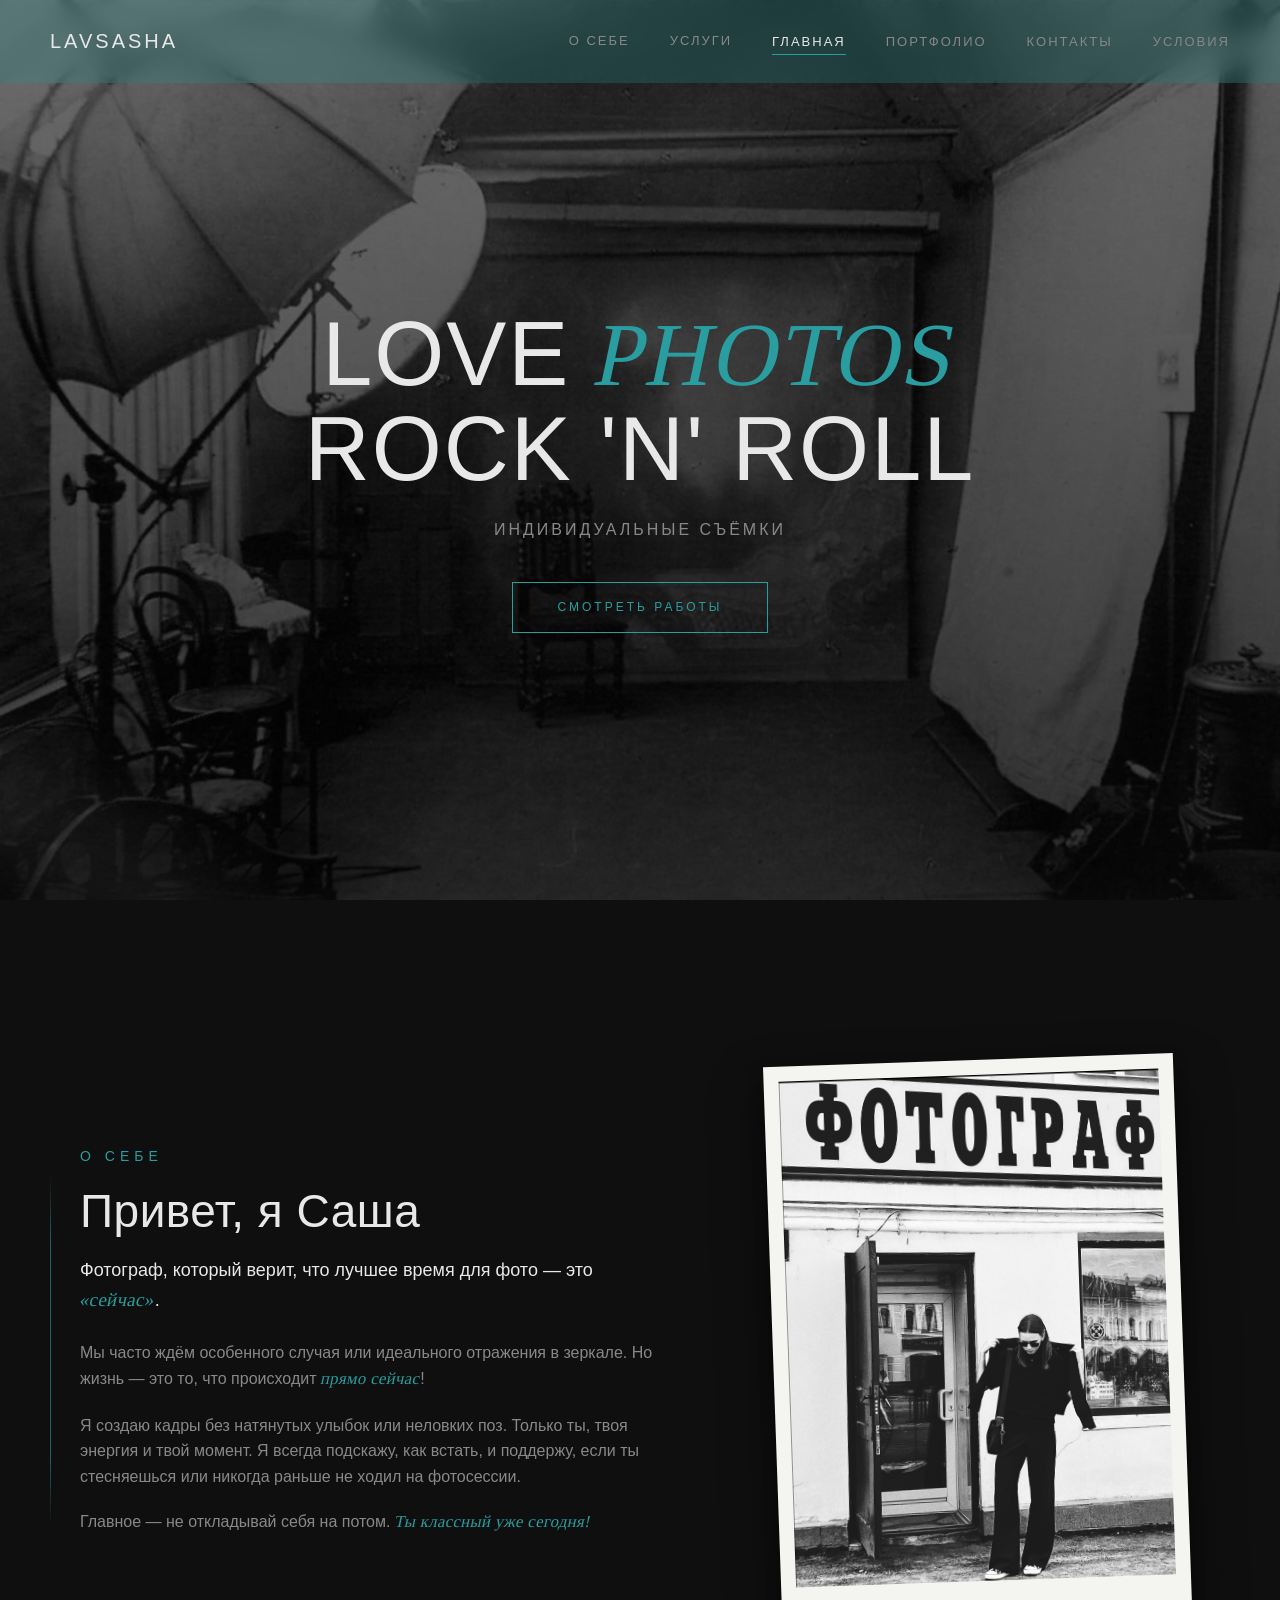
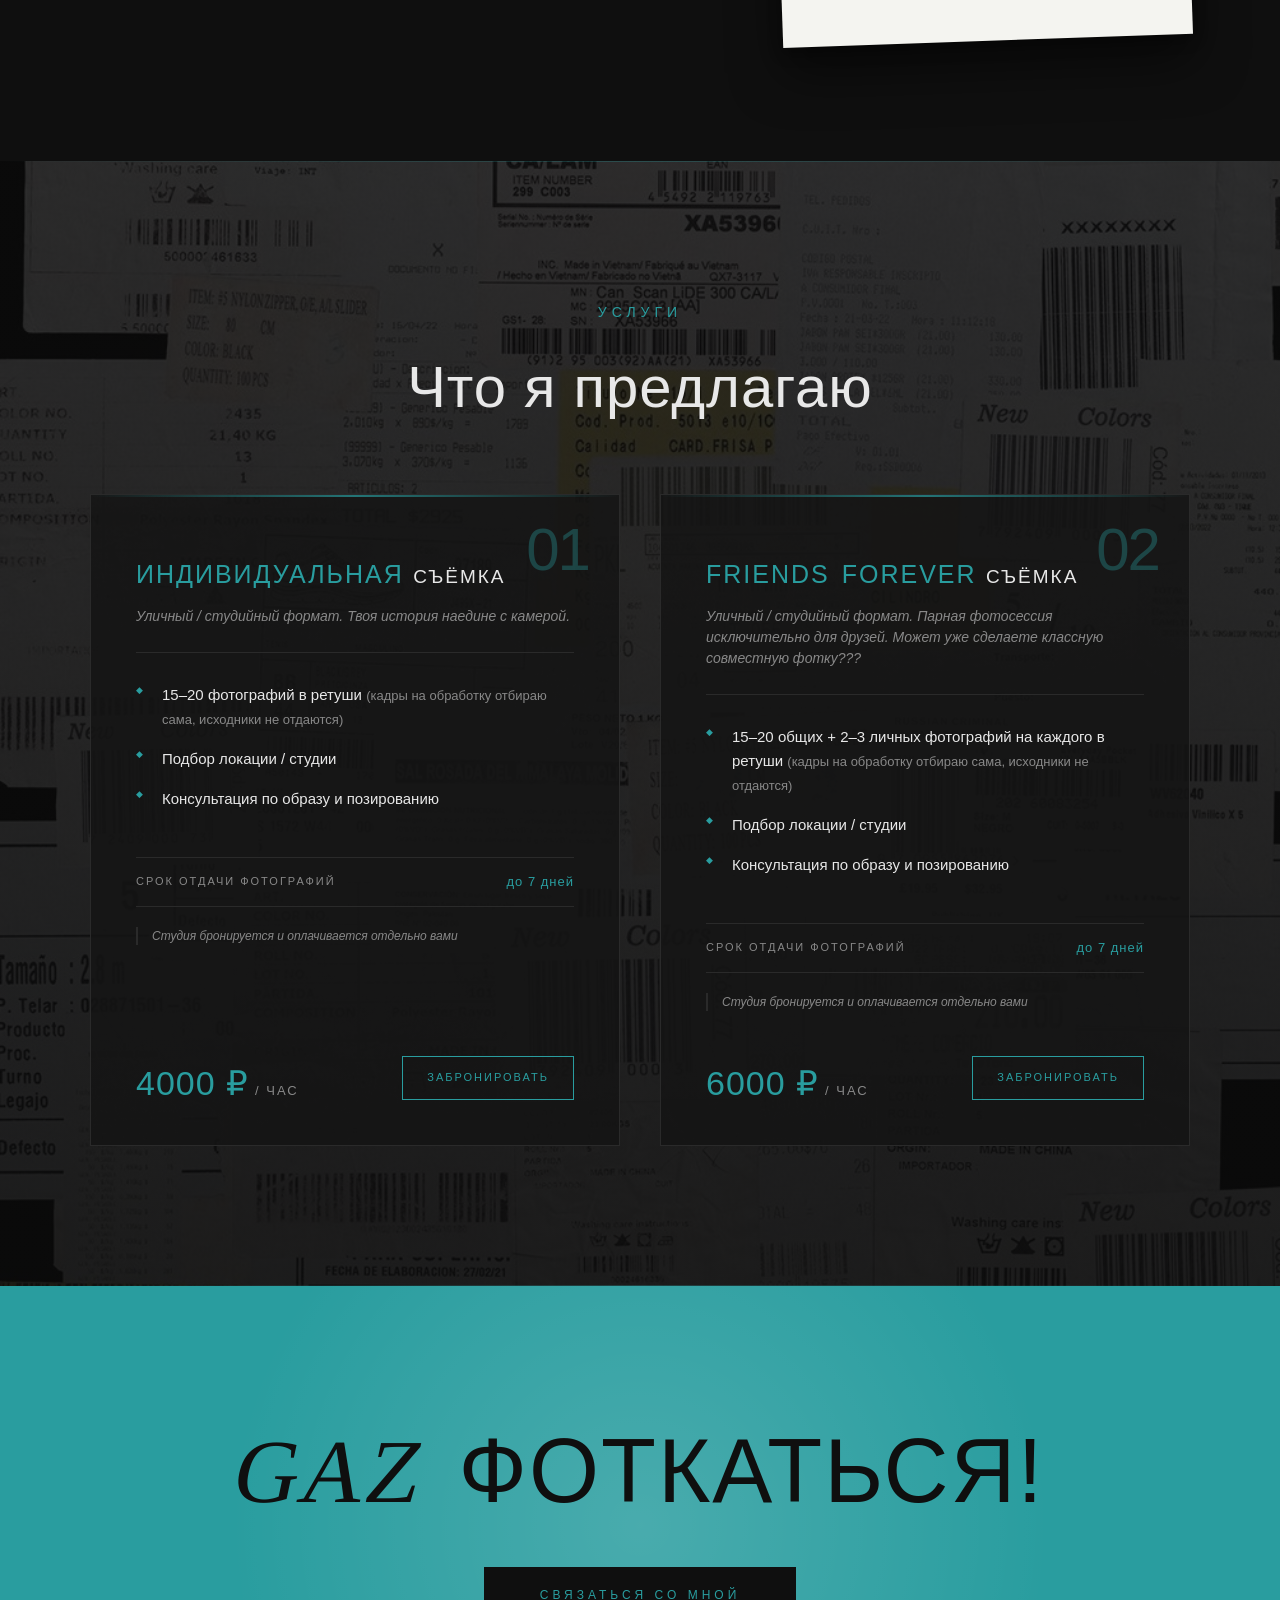
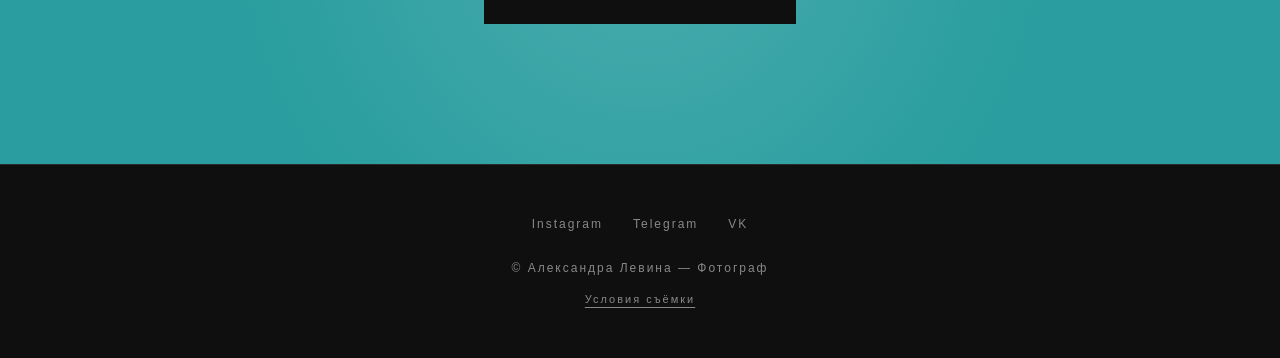
<file: index.html>
<!DOCTYPE html>
<html lang="ru">
<head>
    <meta charset="UTF-8">
    <script>
        // Определяем Telegram WebView до отрисовки — упрощённая версия
        (function() {
            const ua = navigator.userAgent || '';
            const isTelegram = /Telegram/i.test(ua) ||
                              (window.TelegramWebviewProxy !== undefined) ||
                              (window.Telegram && window.Telegram.WebApp && window.Telegram.WebApp.initData !== undefined);

            if (isTelegram) {
                document.documentElement.classList.add('is-telegram');
            }
        })();
    </script>
    <meta name="viewport" content="width=device-width, initial-scale=1.0, viewport-fit=cover">
    <title>Александра Левина — Фотограф</title>
    <link rel="stylesheet" href="css/style.css">
</head>
<body>

<header id="header">
    <div class="season-layer" id="seasonLayer" aria-hidden="true"></div>
    <a href="index.html" class="logo">LAVSASHA</a>

    <div class="anchor-links">
        <a href="#about">О себе</a>
        <a href="#services">Услуги</a>
    </div>

        <nav>
        <ul id="menu">
            <li><a href="index.html" class="active">Главная</a></li>
            <li><a href="portfolio.html">Портфолио</a></li>
            <li><a href="contact.html">Контакты</a></li>
            <li><a href="terms.html">Условия</a></li>
        </ul>
    </nav>

    <button class="burger" id="burger" aria-label="Меню">
        <span></span><span></span><span></span>
    </button>
</header>

<section class="hero">
    <div class="hero-content">
        <h1>LOVE <em>PHOTOS</em><br>ROCK 'N' ROLL</h1>
        <p>Индивидуальные съёмки</p>
        <a href="portfolio.html" class="btn">Смотреть работы</a>
    </div>
</section>

<section id="about" style="padding-top: 160px;">
    <div class="about-grid">
        <div class="about-text">
            <div class="section-title" style="text-align:left;">О себе</div>
            <h2>Привет, я Саша</h2>
            <p class="about-lead">Фотограф, который верит, что лучшее время для фото — это <em>«сейчас»</em>.</p>

            <p>Мы часто ждём особенного случая или идеального отражения в зеркале. Но жизнь — это то, что происходит <em>прямо сейчас</em>!</p>
            <p>Я создаю кадры без натянутых улыбок или неловких поз. Только ты, твоя энергия и твой момент. Я всегда подскажу, как встать, и поддержу, если ты стесняешься или никогда раньше не ходил на фотосессии.</p>
            <p>Главное — не откладывай себя на потом. <em>Ты классный уже сегодня!</em></p>
        </div>

        <div class="about-image">
            <div class="about-polaroid">
                <img src="Photos/IMG_3207.jpg" alt="Александра Левина — фотограф" loading="lazy">
            </div>
        </div>
    </div>
</section>

<section id="services" class="services-section">
    <div class="section-title">Услуги</div>
    <h2 class="section-heading">Что я предлагаю</h2>

    <div class="services">
        <article class="service-card">
            <span class="service-number">01</span>
            <div class="service-head">
                <h3>
                    <span class="service-name-accent">Индивидуальная</span>
                    <span class="service-name-plain">съёмка</span>
                </h3>
                <p class="service-subtitle">Уличный / студийный формат. Твоя история наедине с камерой.</p>
            </div>
            <ul class="service-list">
                <li>15–20 фотографий в ретуши <span>(кадры на обработку отбираю сама, исходники не отдаются)</span></li>
                <li>Подбор локации / студии</li>
                <li>Консультация по образу и позированию</li>
            </ul>
            <div class="service-meta">
                <span class="service-meta-label">Срок отдачи фотографий</span>
                <span class="service-meta-value">до 7 дней</span>
            </div>
            <p class="service-note">Студия бронируется и оплачивается отдельно вами</p>
            <div class="service-footer">
                <div class="service-price">4000 ₽<small>/ час</small></div>
                <a href="contact.html" class="service-btn">Забронировать</a>
            </div>
        </article>

        <article class="service-card">
            <span class="service-number">02</span>
            <div class="service-head">
                <h3>
                    <span class="service-name-accent">Friends Forever</span>
                    <span class="service-name-plain">съёмка</span>
                </h3>
                <p class="service-subtitle">Уличный / студийный формат. Парная фотосессия исключительно для друзей. Может уже сделаете классную совместную фотку???</p>
            </div>
            <ul class="service-list">
                <li>15–20 общих + 2–3 личных фотографий на каждого в ретуши <span>(кадры на обработку отбираю сама, исходники не отдаются)</span></li>
                <li>Подбор локации / студии</li>
                <li>Консультация по образу и позированию</li>
            </ul>
            <div class="service-meta">
                <span class="service-meta-label">Срок отдачи фотографий</span>
                <span class="service-meta-value">до 7 дней</span>
            </div>
            <p class="service-note">Студия бронируется и оплачивается отдельно вами</p>
            <div class="service-footer">
                <div class="service-price">6000 ₽<small>/ час</small></div>
                <a href="contact.html" class="service-btn">Забронировать</a>
            </div>
        </article>
    </div>
</section>

<section class="cta">
    <div class="cta-content">
        <h2 class="cta-title"><em>GAZ</em> фоткаться!</h2>
        <a href="contact.html" class="btn cta-btn">Связаться со мной</a>
    </div>
</section>

<footer>
    <div class="socials">
        <a href="https://instagram.com/l.a.v_sasha" target="_blank" rel="noopener">Instagram</a>
        <a href="https://t.me/saaahv" target="_blank" rel="noopener">Telegram</a>
        <a href="https://vk.com/s.sahalev" target="_blank" rel="noopener">VK</a>
    </div>
    <p>© Александра Левина — Фотограф</p>
    <p class="footer-links"><a href="terms.html">Условия съёмки</a></p>
</footer>

<script src="https://telegram.org/js/telegram-web-app.js"></script>
<script>
    // ===== Telegram =====
    if (window.Telegram && window.Telegram.WebApp) {
        const tg = window.Telegram.WebApp;
        tg.ready();
        tg.expand();
        if (tg.disableVerticalSwipes) tg.disableVerticalSwipes();
    }

    // ===== Бургер =====
    const burger = document.getElementById('burger');
    const menu = document.getElementById('menu');
    if (burger && menu) {
        burger.addEventListener('click', () => menu.classList.toggle('open'));
    }

    function updateHeaderHeight() {
        const header = document.getElementById('header');
        if (!header) return;
        document.documentElement.style.setProperty('--header-h', header.offsetHeight + 'px');
    }
    updateHeaderHeight();
    window.addEventListener('resize', updateHeaderHeight);
    window.addEventListener('orientationchange', function() {
        setTimeout(updateHeaderHeight, 200);
    });

    // ===== Скролл-эффект шапки =====
    const headerEl = document.getElementById('header');
    window.addEventListener('scroll', () => {
        if (headerEl) headerEl.classList.toggle('scrolled', window.scrollY > 50);
    }, { passive: true });

    // ===== Анимация долгого нажатия =====
    (function() {
        const isTouch = window.matchMedia('(hover: none)').matches;
        if (!isTouch) return;

        const HOLD_TIME = 300;
        const MOVE_LIMIT = 10;

        function setupLongPress(selector) {
            document.querySelectorAll(selector).forEach(function(el) {
                let timer = null;
                let startX = 0;
                let startY = 0;
                let active = false;

                function clearPress(removeClass) {
                    if (timer !== null) {
                        clearTimeout(timer);
                        timer = null;
                    }
                    active = false;
                    if (removeClass) el.classList.remove('pressed');
                }

                function startPress(e) {
                    if (e.pointerType && e.pointerType !== 'touch') return;
                    if (e.isPrimary === false) return;

                    startX = e.clientX;
                    startY = e.clientY;
                    active = true;

                    if (timer !== null) clearTimeout(timer);
                    timer = setTimeout(function() {
                        if (active) el.classList.add('pressed');
                        timer = null;
                    }, HOLD_TIME);
                }

                function movePress(e) {
                    if (!active) return;
                    const dx = e.clientX - startX;
                    const dy = e.clientY - startY;
                    if ((dx * dx + dy * dy) > MOVE_LIMIT * MOVE_LIMIT) {
                        clearPress(true);
                    }
                }

                function endPress() {
                    clearPress(true);
                }

                el.addEventListener('pointerdown', startPress, { passive: true });
                el.addEventListener('pointermove', movePress, { passive: true });
                el.addEventListener('pointerup', endPress, { passive: true });
                el.addEventListener('pointercancel', endPress, { passive: true });
                el.addEventListener('pointerleave', endPress, { passive: true });
            });
        }

        setupLongPress('.service-card');
        setupLongPress('.about-polaroid');
        setupLongPress('.btn');
        setupLongPress('.btn-solid');
        setupLongPress('.service-btn');
        setupLongPress('.social-btn');
        setupLongPress('.cta-btn');
    })();

    // ===== Блокировка контекстного меню =====
    document.addEventListener('contextmenu', function(e) {
        if (e.target.closest('a[href^="mailto:"]')) return;
        if (e.target.closest('a[href^="tel:"]')) return;
        if (e.target.closest('.contact-item')) return;
        if (e.target.closest('.about-text p')) return;
        if (e.target.closest('.about-lead')) return;
        e.preventDefault();
    });
</script>

<!-- ===== Telegram: фиксируем высоту hero один раз при загрузке ===== -->
<script>
    (function() {
        if (!document.documentElement.classList.contains('is-telegram')) return;

        const hero = document.querySelector('.hero');
        if (!hero) return;

        function setHeroHeight() {
            // Берём реально видимую высоту без адресной строки.
            // svh в CSS даёт то же самое, но пересчитывается при скролле,
            // а мы фиксируем значение один раз.
            let vh = window.innerHeight;

            // На всякий случай — если Telegram отдаёт 0, берём documentElement
            if (!vh || vh < 100) {
                vh = document.documentElement.clientHeight || 600;
            }

            document.documentElement.style.setProperty('--hero-height', vh + 'px');
        }

        // Первый расчёт — сразу
        setHeroHeight();

        // Второй — после полной загрузки (Telegram иногда даёт innerHeight с задержкой)
        window.addEventListener('load', setHeroHeight);

        // При повороте экрана — пересчитываем
        window.addEventListener('orientationchange', function() {
            setTimeout(setHeroHeight, 300);
        });
    })();
</script>

<script>
    // ===== СЕЗОННАЯ АНИМАЦИЯ =====
    (function() {
        // Не в Telegram и не при отключённых анимациях
        /* if (document.documentElement.classList.contains('is-telegram')) return; */
        if (window.matchMedia('(prefers-reduced-motion: reduce)').matches) return;

        const layer = document.getElementById('seasonLayer');
        if (!layer) return;

        // Определяем сезон
        const month = new Date().getMonth(); // 0 = январь
        let season = null;

        if (month >= 8 && month <= 10) season = 'autumn';        // сен–ноя
        else if (month === 11 || month <= 1) season = 'winter';  // дек–фев
        else if (month >= 2 && month <= 4) season = 'spring';    // мар–май
        // лето (май–авг) — без анимации

        if (season !== 'autumn') return; // пока только осень

        // Сколько листьев и как быстро
        const isMobile = window.matchMedia('(max-width: 600px)').matches;
        const COUNT = isMobile ? 10 : 16;

        for (let i = 0; i < COUNT; i++) {
            const leaf = document.createElement('span');
            const type = (i % 3) + 1; // 1, 2, 3 по кругу
            leaf.className = 'season-leaf season-leaf--' + type;

            // Стартовая позиция — по всей ширине шапки + чуть за краями
            const startX = -10 + Math.random() * 110; // vw
            leaf.style.left = startX + '%';

            // Насколько далеко улетит по X и Y (в пикселях)
            const headerHeight = layer.offsetHeight || 70;
            const travelX = 80 + Math.random() * 180;   // вправо
            const travelY = headerHeight + 60;           // вниз, за пределы шапки

            leaf.style.setProperty('--leaf-x', travelX + 'px');
            leaf.style.setProperty('--leaf-y', travelY + 'px');

            // Скорость и задержка
            const duration = 6 + Math.random() * 5;      // 6–11 сек
            leaf.style.animationDuration = duration + 's';
            leaf.style.animationDelay = (-Math.random() * duration) + 's';

            // Прозрачность
            leaf.style.setProperty('--leaf-opacity', 0.6 + Math.random() * 0.4);

            layer.appendChild(leaf);
        }
    })();
</script>

</body>
</html>
</file>
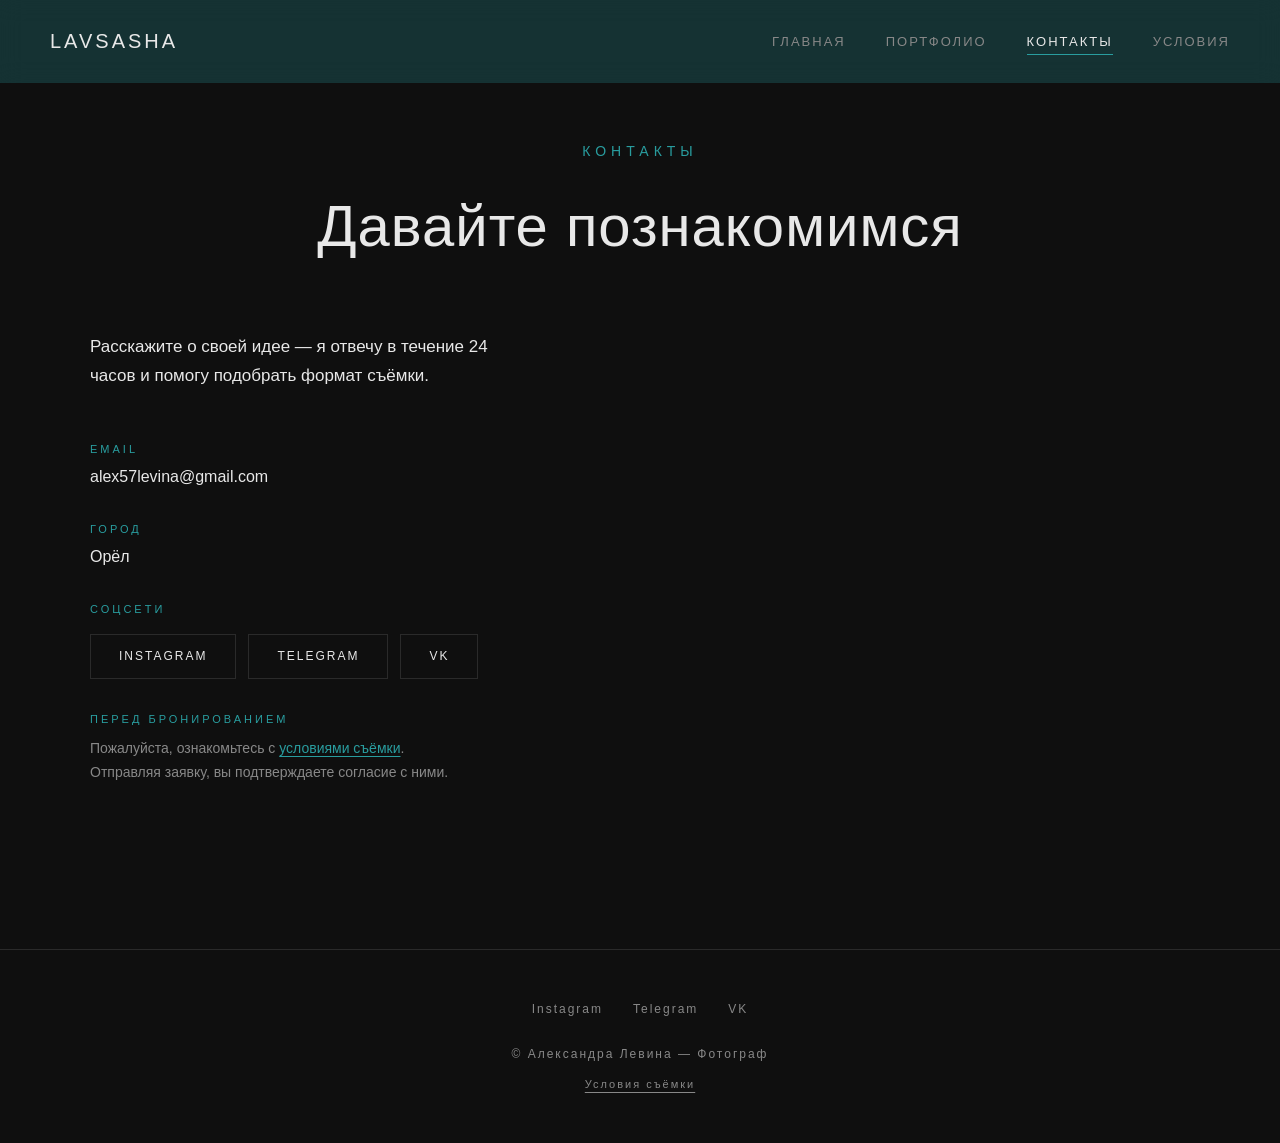
<file: contact.html>
<!DOCTYPE html>
<html lang="ru">
<head>
    <meta charset="UTF-8">
    <script>
        (function() {
            const ua = navigator.userAgent || '';
            const isTelegram = /Telegram/i.test(ua) ||
                              (window.TelegramWebviewProxy !== undefined) ||
                              (window.Telegram && window.Telegram.WebApp && window.Telegram.WebApp.initData !== undefined);
            if (isTelegram) {
                document.documentElement.classList.add('is-telegram');
            }
        })();
    </script>
    <meta name="viewport" content="width=device-width, initial-scale=1.0, viewport-fit=cover">
    <title>Контакты — Александра Левина</title>
    <link rel="stylesheet" href="css/style.css">
</head>
<body>

<header id="header">
    <div class="season-layer" id="seasonLayer" aria-hidden="true"></div>
    <a href="index.html" class="logo">LAVSASHA</a>
        <nav>
        <ul id="menu">
            <li><a href="index.html">Главная</a></li>
            <li><a href="portfolio.html">Портфолио</a></li>
            <li><a href="contact.html" class="active">Контакты</a></li>
            <li><a href="terms.html">Условия</a></li>
        </ul>
    </nav>
    <button class="burger" id="burger" aria-label="Меню">
        <span></span><span></span><span></span>
    </button>
</header>

<section style="padding-top: 140px;">
    <div class="section-title">Контакты</div>
    <h1 class="section-heading">Давайте познакомимся</h1>

    <div class="contact-grid">
        <div class="contact-info">
            <p class="contact-lead">Расскажите о своей идее — я отвечу в течение 24 часов и помогу подобрать формат съёмки.</p>

            <div class="contact-item">
                <div class="label">Email</div>
                <a href="mailto:alex57levina@gmail.com">alex57levina@gmail.com</a>
            </div>
            <div class="contact-item">
                <div class="label">Город</div>
                <div>Орёл</div>
            </div>
            <div class="contact-item">
                <div class="label">Соцсети</div>
                <div class="social-buttons">
                    <a href="https://instagram.com/l.a.v_sasha" target="_blank" rel="noopener" class="social-btn">Instagram</a>
                    <a href="https://t.me/saaahv" target="_blank" rel="noopener" class="social-btn">Telegram</a>
                    <a href="https://vk.com/s.sahalev" target="_blank" rel="noopener" class="social-btn">VK</a>
                </div>
            </div>

            <div class="contact-terms-banner">
                <div class="contact-terms-label">Перед бронированием</div>
                <p>Пожалуйста, ознакомьтесь с <a href="terms.html">условиями съёмки</a>.<br>
                   Отправляя заявку, вы подтверждаете согласие с ними.</p>
            </div>

        </div>
    </div>
</section>

<footer>
    <div class="socials">
        <a href="https://instagram.com/l.a.v_sasha" target="_blank" rel="noopener">Instagram</a>
        <a href="https://t.me/saaahv" target="_blank" rel="noopener">Telegram</a>
        <a href="https://vk.com/s.sahalev" target="_blank" rel="noopener">VK</a>
    </div>
    <p>© Александра Левина — Фотограф</p>
    <p class="footer-links"><a href="terms.html">Условия съёмки</a></p>
</footer>

<script src="https://telegram.org/js/telegram-web-app.js"></script>
<script>
    // ===== Telegram =====
    if (window.Telegram && window.Telegram.WebApp) {
        const tg = window.Telegram.WebApp;
        tg.ready();
        tg.expand();
        if (tg.disableVerticalSwipes) tg.disableVerticalSwipes();
    }

    // ===== Бургер =====
    const burger = document.getElementById('burger');
    const menu = document.getElementById('menu');
    if (burger && menu) {
        burger.addEventListener('click', () => menu.classList.toggle('open'));
    }

    function updateHeaderHeight() {
        const header = document.getElementById('header');
        if (!header) return;
        document.documentElement.style.setProperty('--header-h', header.offsetHeight + 'px');
    }
    updateHeaderHeight();
    window.addEventListener('resize', updateHeaderHeight);
    window.addEventListener('orientationchange', function() {
        setTimeout(updateHeaderHeight, 200);
    });

    // ===== Скролл-эффект шапки (только не в Telegram) =====
    const headerEl = document.getElementById('header');
    if (!document.documentElement.classList.contains('is-telegram')) {
        window.addEventListener('scroll', () => {
            if (headerEl) headerEl.classList.toggle('scrolled', window.scrollY > 50);
        }, { passive: true });
    }

    // ===== Анимация долгого нажатия =====
    (function() {
        const isTouch = window.matchMedia('(hover: none)').matches;
        if (!isTouch) return;

        const HOLD_TIME = 300;
        const MOVE_LIMIT = 10;

        function setupLongPress(selector) {
            document.querySelectorAll(selector).forEach(function(el) {
                let timer = null;
                let startX = 0;
                let startY = 0;
                let active = false;

                function clearPress(removeClass) {
                    if (timer !== null) {
                        clearTimeout(timer);
                        timer = null;
                    }
                    active = false;
                    if (removeClass) el.classList.remove('pressed');
                }

                function startPress(e) {
                    if (e.pointerType && e.pointerType !== 'touch') return;
                    if (e.isPrimary === false) return;

                    startX = e.clientX;
                    startY = e.clientY;
                    active = true;

                    if (timer !== null) clearTimeout(timer);
                    timer = setTimeout(function() {
                        if (active) el.classList.add('pressed');
                        timer = null;
                    }, HOLD_TIME);
                }

                function movePress(e) {
                    if (!active) return;
                    const dx = e.clientX - startX;
                    const dy = e.clientY - startY;
                    if ((dx * dx + dy * dy) > MOVE_LIMIT * MOVE_LIMIT) {
                        clearPress(true);
                    }
                }

                function endPress() {
                    clearPress(true);
                }

                el.addEventListener('pointerdown', startPress, { passive: true });
                el.addEventListener('pointermove', movePress, { passive: true });
                el.addEventListener('pointerup', endPress, { passive: true });
                el.addEventListener('pointercancel', endPress, { passive: true });
                el.addEventListener('pointerleave', endPress, { passive: true });
            });
        }

        setupLongPress('.social-btn');
        setupLongPress('.btn');
        setupLongPress('.btn-solid');
        setupLongPress('.cta-btn');
    })();

    // ===== Блокировка контекстного меню =====
    document.addEventListener('contextmenu', function(e) {
        if (e.target.closest('a[href^="mailto:"]')) return;
        if (e.target.closest('a[href^="tel:"]')) return;
        if (e.target.closest('.contact-item')) return;
        e.preventDefault();
    });
</script>

<script>
    // ===== СЕЗОННАЯ АНИМАЦИЯ =====
    (function() {
        // Не в Telegram и не при отключённых анимациях
        /* if (document.documentElement.classList.contains('is-telegram')) return; */
        if (window.matchMedia('(prefers-reduced-motion: reduce)').matches) return;

        const layer = document.getElementById('seasonLayer');
        if (!layer) return;

        // Определяем сезон
        const month = new Date().getMonth(); // 0 = январь
        let season = null;

        if (month >= 8 && month <= 10) season = 'autumn';        // сен–ноя
        else if (month === 11 || month <= 1) season = 'winter';  // дек–фев
        else if (month >= 2 && month <= 4) season = 'spring';    // мар–май
        // лето (май–авг) — без анимации

        if (season !== 'autumn') return; // пока только осень

        // Сколько листьев и как быстро
        const isMobile = window.matchMedia('(max-width: 600px)').matches;
        const COUNT = isMobile ? 10 : 16;

        for (let i = 0; i < COUNT; i++) {
            const leaf = document.createElement('span');
            const type = (i % 3) + 1; // 1, 2, 3 по кругу
            leaf.className = 'season-leaf season-leaf--' + type;

            // Стартовая позиция — по всей ширине шапки + чуть за краями
            const startX = -10 + Math.random() * 110; // vw
            leaf.style.left = startX + '%';

            // Насколько далеко улетит по X и Y (в пикселях)
            const headerHeight = layer.offsetHeight || 70;
            const travelX = 80 + Math.random() * 180;   // вправо
            const travelY = headerHeight + 60;           // вниз, за пределы шапки

            leaf.style.setProperty('--leaf-x', travelX + 'px');
            leaf.style.setProperty('--leaf-y', travelY + 'px');

            // Скорость и задержка
            const duration = 6 + Math.random() * 5;      // 6–11 сек
            leaf.style.animationDuration = duration + 's';
            leaf.style.animationDelay = (-Math.random() * duration) + 's';

            // Прозрачность
            leaf.style.setProperty('--leaf-opacity', 0.6 + Math.random() * 0.4);

            layer.appendChild(leaf);
        }
    })();
</script>

</body>
</html>
</file>
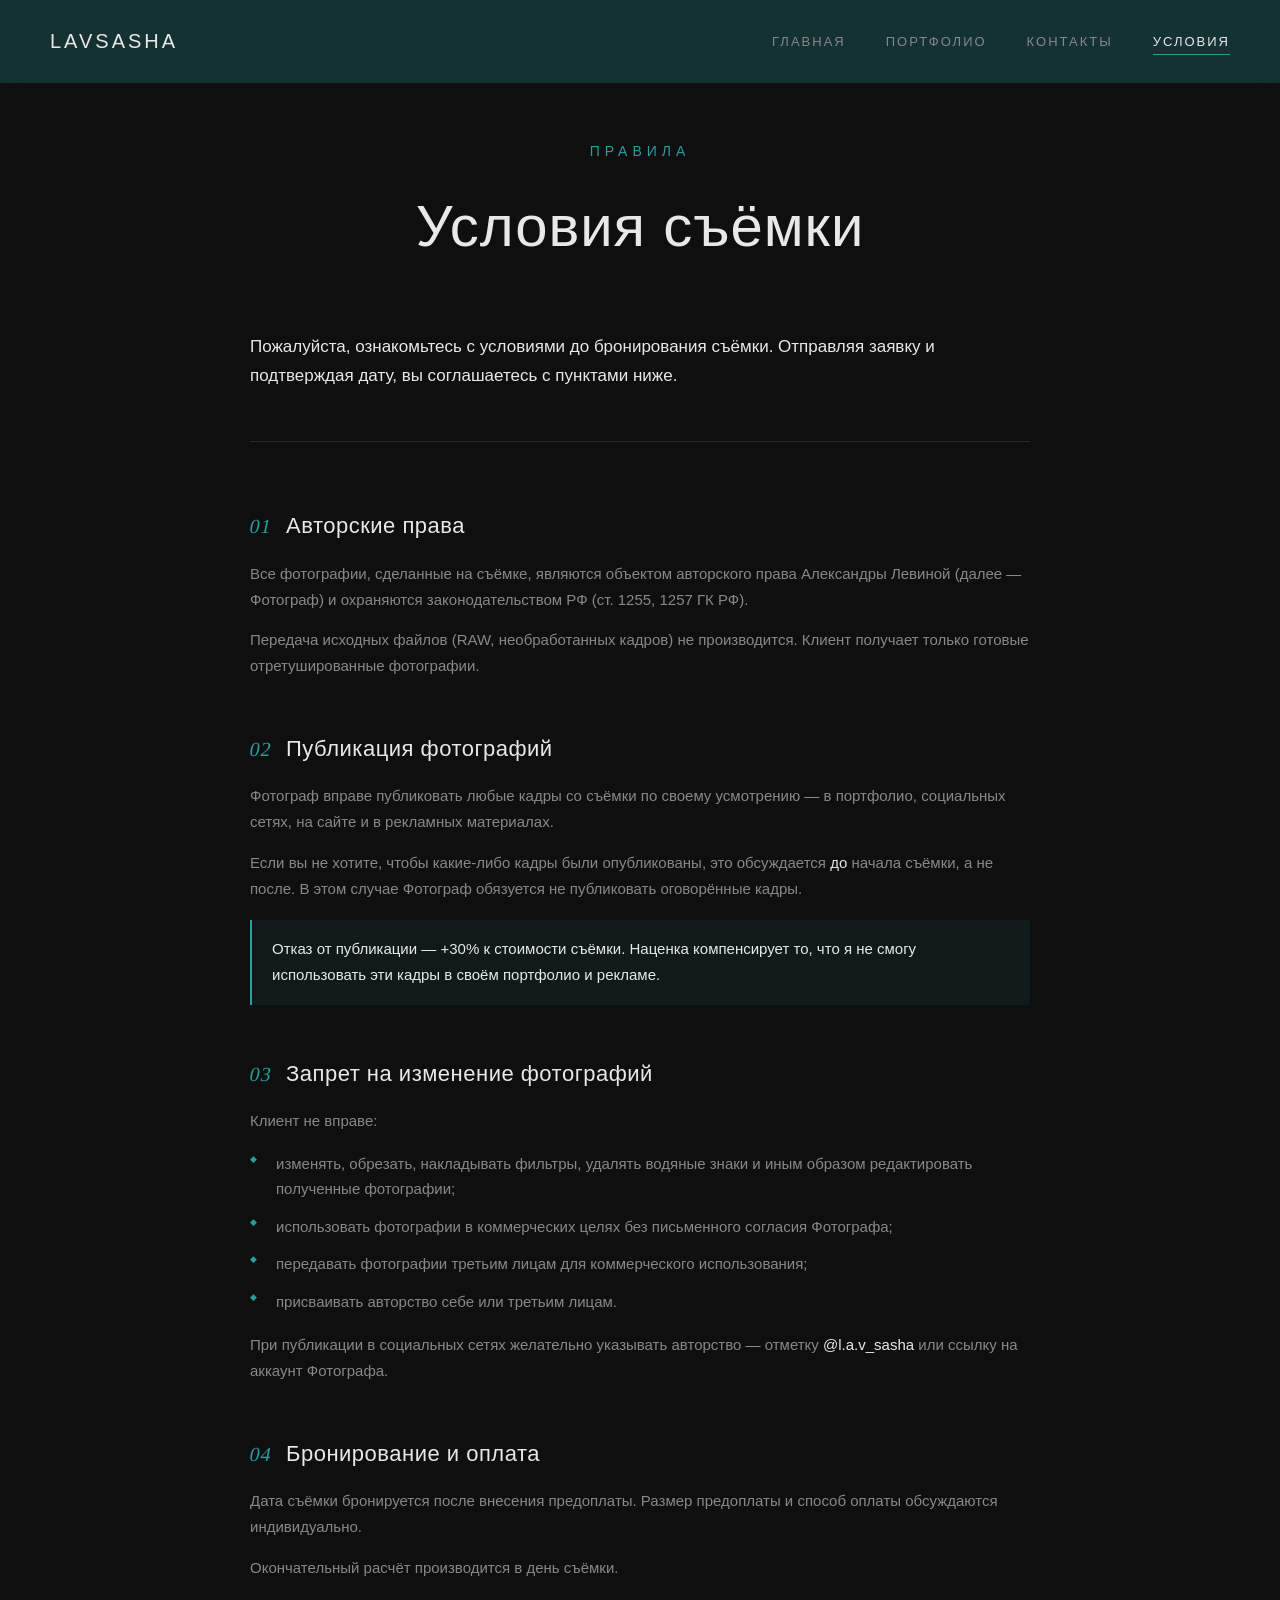
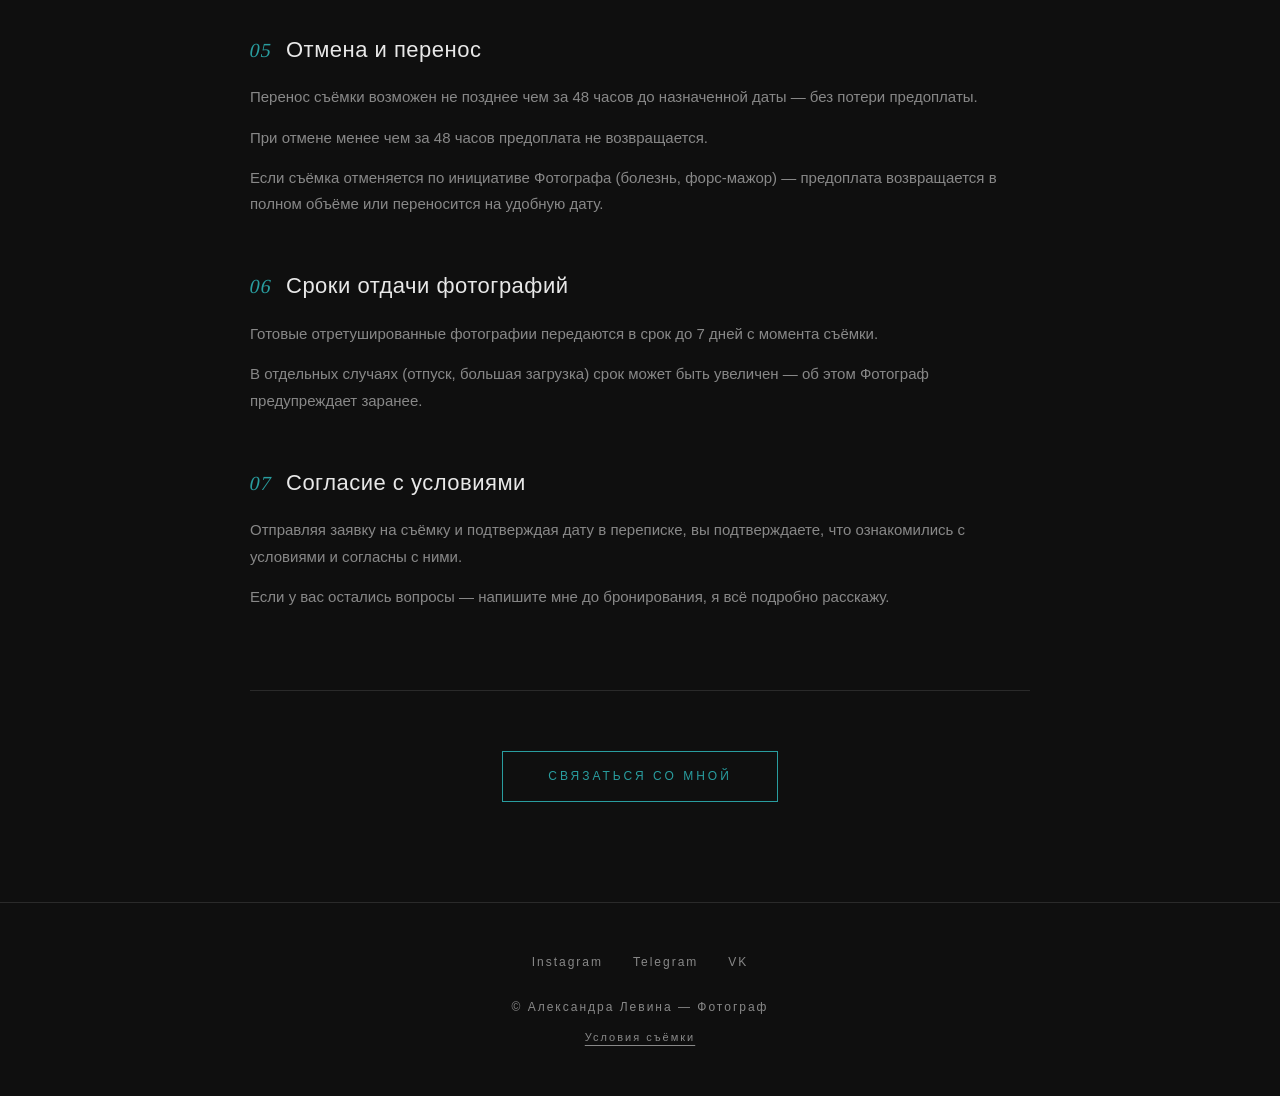
<file: terms.html>
<!DOCTYPE html>
<html lang="ru">
<head>
    <meta charset="UTF-8">
    <script>
        (function() {
            const ua = navigator.userAgent || '';
            const isTelegram = /Telegram/i.test(ua) ||
                              (window.TelegramWebviewProxy !== undefined) ||
                              (window.Telegram && window.Telegram.WebApp && window.Telegram.WebApp.initData !== undefined);
            if (isTelegram) {
                document.documentElement.classList.add('is-telegram');
            }
        })();
    </script>
    <meta name="viewport" content="width=device-width, initial-scale=1.0, viewport-fit=cover">
    <title>Условия съёмки — Александра Левина</title>
    <link rel="stylesheet" href="css/style.css">
</head>
<body>

<header id="header">
    <div class="season-layer" id="seasonLayer" aria-hidden="true"></div>
    <a href="index.html" class="logo">LAVSASHA</a>
    <nav>
        <ul id="menu">
            <li><a href="index.html">Главная</a></li>
            <li><a href="portfolio.html">Портфолио</a></li>
            <li><a href="contact.html">Контакты</a></li>
            <li><a href="terms.html" class="active">Условия</a></li>
        </ul>
    </nav>
    <button class="burger" id="burger" aria-label="Меню">
        <span></span><span></span><span></span>
    </button>
</header>

<section class="terms-section" style="padding-top: 140px;">
    <div class="section-title">Правила</div>
    <h1 class="section-heading">Условия съёмки</h1>

    <div class="terms-content">

        <p class="terms-intro">
            Пожалуйста, ознакомьтесь с условиями до бронирования съёмки.
            Отправляя заявку и подтверждая дату, вы соглашаетесь с пунктами ниже.
        </p>

        <article class="terms-block">
            <h2><span class="terms-num">01</span> Авторские права</h2>
            <p>Все фотографии, сделанные на съёмке, являются объектом авторского права Александры Левиной (далее — Фотограф) и охраняются законодательством РФ (ст. 1255, 1257 ГК РФ).</p>
            <p>Передача исходных файлов (RAW, необработанных кадров) не производится. Клиент получает только готовые отретушированные фотографии.</p>
        </article>

        <article class="terms-block">
            <h2><span class="terms-num">02</span> Публикация фотографий</h2>
            <p>Фотограф вправе публиковать любые кадры со съёмки по своему усмотрению — в портфолио, социальных сетях, на сайте и в рекламных материалах.</p>
            <p>Если вы не хотите, чтобы какие-либо кадры были опубликованы, это обсуждается <strong>до</strong> начала съёмки, а не после. В этом случае Фотограф обязуется не публиковать оговорённые кадры.</p>
            <p class="terms-highlight">
                Отказ от публикации — <strong>+30% к стоимости съёмки</strong>.
                Наценка компенсирует то, что я не смогу использовать эти кадры в своём портфолио и рекламе.
            </p>
        </article>

        <article class="terms-block">
            <h2><span class="terms-num">03</span> Запрет на изменение фотографий</h2>
            <p>Клиент не вправе:</p>
            <ul class="terms-list">
                <li>изменять, обрезать, накладывать фильтры, удалять водяные знаки и иным образом редактировать полученные фотографии;</li>
                <li>использовать фотографии в коммерческих целях без письменного согласия Фотографа;</li>
                <li>передавать фотографии третьим лицам для коммерческого использования;</li>
                <li>присваивать авторство себе или третьим лицам.</li>
            </ul>
            <p>При публикации в социальных сетях желательно указывать авторство — отметку <strong>@l.a.v_sasha</strong> или ссылку на аккаунт Фотографа.</p>
        </article>

        <article class="terms-block">
            <h2><span class="terms-num">04</span> Бронирование и оплата</h2>
            <p>Дата съёмки бронируется после внесения предоплаты. Размер предоплаты и способ оплаты обсуждаются индивидуально.</p>
            <p>Окончательный расчёт производится в день съёмки.</p>
        </article>

        <article class="terms-block">
            <h2><span class="terms-num">05</span> Отмена и перенос</h2>
            <p>Перенос съёмки возможен не позднее чем за 48 часов до назначенной даты — без потери предоплаты.</p>
            <p>При отмене менее чем за 48 часов предоплата не возвращается.</p>
            <p>Если съёмка отменяется по инициативе Фотографа (болезнь, форс-мажор) — предоплата возвращается в полном объёме или переносится на удобную дату.</p>
        </article>

        <article class="terms-block">
            <h2><span class="terms-num">06</span> Сроки отдачи фотографий</h2>
            <p>Готовые отретушированные фотографии передаются в срок до 7 дней с момента съёмки.</p>
            <p>В отдельных случаях (отпуск, большая загрузка) срок может быть увеличен — об этом Фотограф предупреждает заранее.</p>
        </article>

        <article class="terms-block">
            <h2><span class="terms-num">07</span> Согласие с условиями</h2>
            <p>Отправляя заявку на съёмку и подтверждая дату в переписке, вы подтверждаете, что ознакомились с условиями и согласны с ними.</p>
            <p>Если у вас остались вопросы — напишите мне до бронирования, я всё подробно расскажу.</p>
        </article>

        <div class="terms-cta">
            <a href="contact.html" class="btn">Связаться со мной</a>
        </div>

    </div>
</section>

<footer>
    <div class="socials">
        <a href="https://instagram.com/l.a.v_sasha" target="_blank" rel="noopener">Instagram</a>
        <a href="https://t.me/saaahv" target="_blank" rel="noopener">Telegram</a>
        <a href="https://vk.com/s.sahalev" target="_blank" rel="noopener">VK</a>
    </div>
    <p>© Александра Левина — Фотограф</p>
    <p class="footer-links"><a href="terms.html">Условия съёмки</a></p>
</footer>

<script src="https://telegram.org/js/telegram-web-app.js"></script>
<script>
    // ===== Telegram =====
    if (window.Telegram && window.Telegram.WebApp) {
        const tg = window.Telegram.WebApp;
        tg.ready();
        tg.expand();
        if (tg.disableVerticalSwipes) tg.disableVerticalSwipes();
    }

    // ===== Бургер =====
    const burger = document.getElementById('burger');
    const menu = document.getElementById('menu');
    if (burger && menu) {
        burger.addEventListener('click', () => menu.classList.toggle('open'));
    }

    function updateHeaderHeight() {
        const header = document.getElementById('header');
        if (!header) return;
        document.documentElement.style.setProperty('--header-h', header.offsetHeight + 'px');
    }
    updateHeaderHeight();
    window.addEventListener('resize', updateHeaderHeight);
    window.addEventListener('orientationchange', function() {
        setTimeout(updateHeaderHeight, 200);
    });

    // ===== Скролл-эффект шапки (только не в Telegram) =====
    const headerEl = document.getElementById('header');
    if (!document.documentElement.classList.contains('is-telegram')) {
        window.addEventListener('scroll', () => {
            if (headerEl) headerEl.classList.toggle('scrolled', window.scrollY > 50);
        }, { passive: true });
    }

    // ===== Анимация долгого нажатия =====
    (function() {
        const isTouch = window.matchMedia('(hover: none)').matches;
        if (!isTouch) return;

        const HOLD_TIME = 300;
        const MOVE_LIMIT = 10;

        function setupLongPress(selector) {
            document.querySelectorAll(selector).forEach(function(el) {
                let timer = null;
                let startX = 0;
                let startY = 0;
                let active = false;

                function clearPress(removeClass) {
                    if (timer !== null) {
                        clearTimeout(timer);
                        timer = null;
                    }
                    active = false;
                    if (removeClass) el.classList.remove('pressed');
                }

                function startPress(e) {
                    if (e.pointerType && e.pointerType !== 'touch') return;
                    if (e.isPrimary === false) return;

                    startX = e.clientX;
                    startY = e.clientY;
                    active = true;

                    if (timer !== null) clearTimeout(timer);
                    timer = setTimeout(function() {
                        if (active) el.classList.add('pressed');
                        timer = null;
                    }, HOLD_TIME);
                }

                function movePress(e) {
                    if (!active) return;
                    const dx = e.clientX - startX;
                    const dy = e.clientY - startY;
                    if ((dx * dx + dy * dy) > MOVE_LIMIT * MOVE_LIMIT) {
                        clearPress(true);
                    }
                }

                function endPress() {
                    clearPress(true);
                }

                el.addEventListener('pointerdown', startPress, { passive: true });
                el.addEventListener('pointermove', movePress, { passive: true });
                el.addEventListener('pointerup', endPress, { passive: true });
                el.addEventListener('pointercancel', endPress, { passive: true });
                el.addEventListener('pointerleave', endPress, { passive: true });
            });
        }

        setupLongPress('.btn');
        setupLongPress('.social-btn');
    })();

    // ===== Блокировка контекстного меню =====
    document.addEventListener('contextmenu', function(e) {
        if (e.target.closest('a[href^="mailto:"]')) return;
        if (e.target.closest('a[href^="tel:"]')) return;
        if (e.target.closest('.terms-content')) return;
        e.preventDefault();
    });
</script>

<script>
    // ===== СЕЗОННАЯ АНИМАЦИЯ =====
    (function() {
        // Не в Telegram и не при отключённых анимациях
        /* if (document.documentElement.classList.contains('is-telegram')) return; */
        if (window.matchMedia('(prefers-reduced-motion: reduce)').matches) return;

        const layer = document.getElementById('seasonLayer');
        if (!layer) return;

        // Определяем сезон
        const month = new Date().getMonth(); // 0 = январь
        let season = null;

        if (month >= 8 && month <= 10) season = 'autumn';        // сен–ноя
        else if (month === 11 || month <= 1) season = 'winter';  // дек–фев
        else if (month >= 2 && month <= 4) season = 'spring';    // мар–май
        // лето (май–авг) — без анимации

        if (season !== 'autumn') return; // пока только осень

        // Сколько листьев и как быстро
        const isMobile = window.matchMedia('(max-width: 600px)').matches;
        const COUNT = isMobile ? 10 : 16;

        for (let i = 0; i < COUNT; i++) {
            const leaf = document.createElement('span');
            const type = (i % 3) + 1; // 1, 2, 3 по кругу
            leaf.className = 'season-leaf season-leaf--' + type;

            // Стартовая позиция — по всей ширине шапки + чуть за краями
            const startX = -10 + Math.random() * 110; // vw
            leaf.style.left = startX + '%';

            // Насколько далеко улетит по X и Y (в пикселях)
            const headerHeight = layer.offsetHeight || 70;
            const travelX = 80 + Math.random() * 180;   // вправо
            const travelY = headerHeight + 60;           // вниз, за пределы шапки

            leaf.style.setProperty('--leaf-x', travelX + 'px');
            leaf.style.setProperty('--leaf-y', travelY + 'px');

            // Скорость и задержка
            const duration = 6 + Math.random() * 5;      // 6–11 сек
            leaf.style.animationDuration = duration + 's';
            leaf.style.animationDelay = (-Math.random() * duration) + 's';

            // Прозрачность
            leaf.style.setProperty('--leaf-opacity', 0.6 + Math.random() * 0.4);

            layer.appendChild(leaf);
        }
    })();
</script>

</body>
</html>
</file>
<file: css/style.css>
/* ===== СБРОС И БАЗОВЫЕ СТИЛИ ===== */
* {
    margin: 0;
    padding: 0;
    box-sizing: border-box;
}

html {
    scroll-behavior: smooth;
    scroll-padding-top: 100px;
    -webkit-text-size-adjust: 100%;
    touch-action: manipulation;
}

body {
    font-family: 'Helvetica Neue', Arial, sans-serif;
    background: var(--bg);
    color: var(--text);
    line-height: 1.6;
    font-weight: 300;
    -webkit-tap-highlight-color: transparent;
    -webkit-touch-callout: none;
    -webkit-user-select: none;
    -moz-user-select: none;
    -ms-user-select: none;
    user-select: none;
}

.contact-item a,
.contact-item > div,
.about-text p,
.about-lead,
.contact-info > p,
.contact-lead,
.contact-terms-banner p,
.terms-content p,
.terms-content li {
    -webkit-touch-callout: default;
    -webkit-user-select: text;
    -moz-user-select: text;
    -ms-user-select: text;
    user-select: text;
}

:root {
    --bg: #0f0f0f;
    --bg-light: #1a1a1a;
    --text: #e8e8e8;
    --text-muted: #888;
    --accent: #299d9f;
    --border: #2a2a2a;
}

a {
    color: inherit;
    text-decoration: none;
    transition: color 0.3s;
}

img {
    -webkit-user-drag: none;
}

/* ===== ШАПКА ===== */
header {
    position: fixed;
    top: 0;
    left: 0;
    right: 0;
    padding: 25px 50px;
    display: flex;
    justify-content: space-between;
    align-items: center;
    z-index: 100;
    background: rgba(41, 157, 159, 0.25);
    backdrop-filter: blur(12px);
    -webkit-backdrop-filter: blur(12px);
    border-bottom: 1px solid transparent;
    transition: border-color 0.3s;
}

header.scrolled {
    border-bottom: 1px solid rgba(41, 157, 159, 0.5);
}

.logo {
    font-size: 20px;
    letter-spacing: 3px;
    text-transform: uppercase;
    font-weight: 400;
}

nav ul {
    display: flex;
    gap: 40px;
    list-style: none;
}

nav a {
    font-size: 13px;
    letter-spacing: 2px;
    text-transform: uppercase;
    color: var(--text-muted);
    position: relative;
    transition: color 0.3s;
}

nav a:hover,
nav a.active {
    color: var(--text);
}

nav a.active::after {
    content: '';
    position: absolute;
    bottom: -6px;
    left: 0;
    right: 0;
    height: 1px;
    background: var(--accent);
}

.burger {
    display: none;
    flex-direction: column;
    gap: 6px;
    cursor: pointer;
    background: none;
    border: none;
}

.burger span {
    width: 25px;
    height: 1px;
    background: var(--text);
    transition: 0.3s;
}

.anchor-links {
    display: flex;
    gap: 40px;
    margin-left: auto;
    margin-right: 40px;
}

.anchor-links a {
    font-size: 13px;
    letter-spacing: 2px;
    text-transform: uppercase;
    color: var(--text-muted);
    position: relative;
    transition: color 0.3s;
}

.anchor-links a:hover {
    color: var(--text);
}

.anchor-links a:hover::after {
    content: '';
    position: absolute;
    bottom: -6px;
    left: 0;
    right: 0;
    height: 1px;
    background: var(--accent);
}

/* ===== ГЛАВНАЯ (HERO) ===== */
.hero {
    height: 100vh;
    height: 100svh;
    min-height: 500px;
    display: flex;
    align-items: center;
    justify-content: center;
    text-align: center;
    position: relative;
    padding: 100px 20px 60px;
    background: linear-gradient(rgba(0,0,0,0.55), rgba(0,0,0,0.75)),
                url('../Photos/IMG_1112.JPG') 20% center / cover no-repeat scroll;
}

@media (min-width: 1400px) {
    .hero {
        max-height: 1000px;
    }
}

.hero-content {
    max-width: 800px;
    padding: 0 20px;
}

.hero h1 {
    font-size: clamp(36px, 10vw, 90px);
    font-weight: 200;
    letter-spacing: 2px;
    margin-bottom: 20px;
    line-height: 1.05;
}

.hero h1 em {
    color: var(--accent);
    font-style: normal;
    font-family: Georgia, serif;
    transform: skewX(-12deg);
    display: inline-block;
}

.hero p {
    font-size: clamp(12px, 3vw, 16px);
    letter-spacing: 3px;
    text-transform: uppercase;
    color: var(--text-muted);
    margin-bottom: 40px;
}

/* ===== КНОПКИ ===== */
.btn {
    display: inline-block;
    padding: 15px 45px;
    border: 1px solid var(--accent);
    color: var(--accent);
    font-size: 12px;
    letter-spacing: 3px;
    text-transform: uppercase;
    transition: background 0.3s, color 0.3s, border-color 0.3s;
    background: transparent;
    cursor: pointer;
}

.btn-solid {
    background: var(--accent);
    color: var(--bg);
}

/* ===== СЕКЦИИ ===== */
section {
    padding: 120px 50px;
}

.section-title {
    font-size: 14px;
    letter-spacing: 5px;
    text-transform: uppercase;
    color: var(--accent);
    margin-bottom: 18px;
    text-align: center;
}

.section-heading {
    font-size: clamp(34px, 4.8vw, 58px);
    font-weight: 200;
    text-align: center;
    margin-bottom: 60px;
    letter-spacing: 1px;
}

/* ===== О СЕБЕ ===== */
.about-grid {
    display: grid;
    grid-template-columns: 1.2fr 1fr;
    gap: 70px;
    max-width: 1200px;
    margin: 0 auto;
    align-items: center;
}

.about-text {
    display: flex;
    flex-direction: column;
    justify-content: center;
    position: relative;
    padding-left: 30px;
}

.about-text::before {
    content: '';
    position: absolute;
    left: 0;
    top: 30px;
    bottom: 30px;
    width: 1px;
    background: linear-gradient(180deg,
        transparent 0%,
        var(--accent) 20%,
        var(--accent) 80%,
        transparent 100%);
    opacity: 0.6;
}

.about-text h2 {
    font-size: 46px;
    font-weight: 200;
    margin-bottom: 18px;
    line-height: 1.15;
    letter-spacing: 0.5px;
}

.about-lead {
    font-size: 18px !important;
    color: var(--text) !important;
    margin-bottom: 25px !important;
    line-height: 1.6;
    font-weight: 300;
}

.about-text p {
    color: var(--text-muted);
    margin-bottom: 20px;
}

.about-text em {
    color: var(--accent);
    font-style: normal;
    font-family: Georgia, serif;
    font-size: 1.05em;
    letter-spacing: 0.3px;
    transform: skewX(-12deg);
    display: inline-block;
}

/* ===== ФОТО В СТИЛЕ ПОЛАРОИД ===== */
.about-image {
    display: flex;
    justify-content: center;
    position: relative;
}

.about-polaroid {
    background: #f4f4f0;
    padding: 15px 15px 60px 15px;
    transform: rotate(-2deg);
    box-shadow:
        0 25px 50px rgba(0, 0, 0, 0.5),
        0 5px 15px rgba(0, 0, 0, 0.3);
    transition: transform 0.4s ease, box-shadow 0.4s ease;
    position: relative;
    max-width: 100%;
}

.about-polaroid img {
    width: 100%;
    max-width: 380px;
    height: auto;
    display: block;
    pointer-events: none;
}

/* ===== СЕКЦИЯ УСЛУГ С ФОНОМ ===== */
.services-section {
    position: relative;
    background: linear-gradient(rgba(10, 10, 10, 0.85), rgba(10, 10, 10, 0.92)),
                url('../Photos/check.JPG') center/cover no-repeat scroll;
    padding: 140px 50px;
}

.services-section::before,
.services-section::after {
    content: '';
    position: absolute;
    left: 0;
    right: 0;
    height: 1px;
    background: linear-gradient(90deg, transparent, var(--accent), transparent);
    opacity: 0.3;
}

.services-section::before { top: 0; }
.services-section::after  { bottom: 0; }

.services-section .service-card {
    background: rgba(20, 20, 20, 0.85);
}

/* ===== УСЛУГИ ===== */
.services {
    display: grid;
    grid-template-columns: repeat(auto-fit, minmax(360px, 1fr));
    gap: 40px;
    max-width: 1100px;
    margin: 0 auto;
}

.service-card {
    position: relative;
    padding: 55px 45px 45px;
    background: linear-gradient(165deg, #1f1f1f 0%, #151515 100%);
    border: 1px solid var(--border);
    overflow: hidden;
    transition: border-color 0.3s ease, transform 0.3s ease, box-shadow 0.3s ease;
    display: flex;
    flex-direction: column;
}

.service-card::before {
    content: '';
    position: absolute;
    top: 0;
    left: 0;
    right: 0;
    height: 2px;
    background: linear-gradient(90deg, transparent, var(--accent), transparent);
    opacity: 0.7;
}

.service-number {
    position: absolute;
    top: 25px;
    right: 30px;
    font-size: 60px;
    font-weight: 100;
    color: var(--accent);
    opacity: 0.35;
    line-height: 1;
    letter-spacing: -2px;
    user-select: none;
    pointer-events: none;
}

.service-head {
    margin-bottom: 30px;
    padding-bottom: 25px;
    border-bottom: 1px solid var(--border);
    position: relative;
    z-index: 1;
}

/* ===== ОФОРМЛЕНИЕ НАЗВАНИЙ УСЛУГ ===== */
.service-head h3 {
    font-size: 30px;
    font-weight: 300;
    letter-spacing: 1px;
    line-height: 1.15;
    margin-bottom: 14px;
    position: relative;
    white-space: nowrap;
}

.service-name-accent {
    font-family: 'Helvetica Neue', Arial, sans-serif;
    font-weight: 400;
    color: var(--accent);
    font-variant: small-caps;
    text-transform: lowercase;
    letter-spacing: 2px;
    font-size: 1.2em;
}

.service-name-plain {
    font-family: 'Helvetica Neue', Arial, sans-serif;
    font-weight: 200;
    color: var(--text);
    font-variant: small-caps;
    text-transform: lowercase;
    letter-spacing: 2px;
    font-size: 0.9em;
}

.service-subtitle {
    font-size: 14px;
    color: var(--text-muted);
    font-style: italic;
    line-height: 1.5;
}

.service-list {
    list-style: none;
    padding: 0;
    margin: 0 0 30px 0;
    position: relative;
    z-index: 1;
}

.service-list li {
    position: relative;
    padding-left: 26px;
    margin-bottom: 16px;
    font-size: 15px;
    color: var(--text);
    line-height: 1.6;
}

.service-list li::before {
    content: '◆';
    position: absolute;
    left: 0;
    top: 0;
    color: var(--accent);
    font-size: 9px;
    line-height: 1.7;
}

.service-list li span {
    color: var(--text-muted);
    font-size: 13px;
}

.service-meta {
    display: flex;
    justify-content: space-between;
    align-items: center;
    padding: 14px 0;
    border-top: 1px solid var(--border);
    border-bottom: 1px solid var(--border);
    margin-bottom: 20px;
    font-size: 13px;
    position: relative;
    z-index: 1;
}

.service-meta-label {
    color: var(--text-muted);
    letter-spacing: 2px;
    text-transform: uppercase;
    font-size: 11px;
}

.service-meta-value {
    color: var(--accent);
    letter-spacing: 1px;
}

.service-note {
    font-size: 12px;
    color: var(--text-muted);
    font-style: italic;
    margin-bottom: 20px;
    line-height: 1.5;
    padding-left: 14px;
    border-left: 2px solid var(--border);
    position: relative;
    z-index: 1;
}

.service-footer {
    margin-top: auto;
    display: flex;
    justify-content: space-between;
    align-items: flex-end;
    gap: 20px;
    padding-top: 25px;
    position: relative;
    z-index: 1;
}

.service-price {
    color: var(--accent);
    font-size: 34px;
    font-weight: 200;
    letter-spacing: 1px;
    line-height: 1;
    display: flex;
    align-items: baseline;
    gap: 6px;
}

.service-price small {
    font-size: 13px;
    color: var(--text-muted);
    letter-spacing: 2px;
    text-transform: uppercase;
}

.service-btn {
    display: inline-block;
    padding: 12px 24px;
    border: 1px solid var(--accent);
    color: var(--accent);
    font-size: 11px;
    letter-spacing: 2px;
    text-transform: uppercase;
    transition: background 0.3s, color 0.3s, border-color 0.3s;
    background: transparent;
    white-space: nowrap;
    position: relative;
    z-index: 2;
}

/* Ссылка на условия под услугами */
.services-terms-link {
    text-align: center;
    margin-top: 50px;
    font-size: 13px;
    letter-spacing: 2px;
    color: var(--text-muted);
    text-transform: uppercase;
    position: relative;
    z-index: 1;
}

.services-terms-link a {
    color: var(--accent);
    text-decoration: underline;
    text-underline-offset: 4px;
    transition: color 0.3s;
}

/* ===== ГАЛЕРЕЯ ПОРТФОЛИО ===== */
.gallery {
    display: grid;
    grid-template-columns: repeat(3, 1fr);
    grid-auto-rows: 1fr;
    gap: 12px;
    max-width: 1400px;
    margin: 0 auto;
}

.gallery-item {
    position: relative;
    overflow: hidden;
    cursor: zoom-in;
    aspect-ratio: 3 / 4;
    display: block;
    text-decoration: none;
    touch-action: manipulation;
}

.gallery-item img {
    width: 100%;
    height: 100%;
    object-fit: cover;
    display: block;
    pointer-events: none;
}

.gallery-item--big {
    grid-column: span 2;
    grid-row: span 2;
    aspect-ratio: auto;
}

/* ===== СОЦКНОПКИ ===== */
.social-buttons {
    display: flex;
    flex-wrap: wrap;
    gap: 12px;
    margin-top: 15px;
}

.social-btn {
    display: inline-block;
    padding: 12px 28px;
    border: 1px solid var(--border);
    color: var(--text);
    font-size: 12px;
    letter-spacing: 2px;
    text-transform: uppercase;
    transition: border-color 0.3s ease, color 0.3s ease, background 0.3s ease;
    background: transparent;
}

/* ===== КОНТАКТЫ ===== */
.contact-grid {
    display: grid;
    grid-template-columns: 1fr 1fr;
    gap: 80px;
    max-width: 1100px;
    margin: 0 auto;
}

.contact-lead {
    font-size: 17px !important;
    color: var(--text) !important;
    line-height: 1.7;
    margin-bottom: 50px !important;
    max-width: 420px;
}

/* Блок условий на странице контактов */
.contact-terms-banner {
    margin-bottom: 45px;
    max-width: 440px;
}

.contact-terms-label {
    font-size: 11px;
    letter-spacing: 3px;
    text-transform: uppercase;
    color: var(--accent);
    margin-bottom: 8px;
}

.contact-terms-banner p {
    color: var(--text-muted);
    font-size: 14px;
    line-height: 1.7;
    margin: 0;
}

.contact-terms-banner a {
    color: var(--accent);
    text-decoration: underline;
    text-underline-offset: 3px;
    transition: color 0.3s;
}

.contact-item {
    margin-bottom: 32px;
}

.contact-item .label {
    font-size: 11px;
    letter-spacing: 3px;
    text-transform: uppercase;
    color: var(--accent);
    margin-bottom: 5px;
}

/* ===== CTA ===== */
.cta {
    text-align: center;
    padding: 140px 50px;
    background: var(--accent);
    position: relative;
    overflow: hidden;
}

.cta::before {
    content: '';
    position: absolute;
    inset: 0;
    background: radial-gradient(circle at center,
                rgba(255, 255, 255, 0.15) 0%,
                transparent 60%);
    pointer-events: none;
}

.cta-content {
    position: relative;
    z-index: 1;
    max-width: 900px;
    margin: 0 auto;
}

.cta-title {
    font-size: clamp(30px, 8vw, 90px);
    font-weight: 200;
    letter-spacing: 2px;
    line-height: 1;
    margin-bottom: 50px;
    color: #0f0f0f;
    text-transform: uppercase;
    font-family: 'Helvetica Neue', Arial, sans-serif;
    white-space: nowrap;
}

.cta-title em {
    font-family: Georgia, 'Times New Roman', serif;
    font-style: normal;
    font-weight: 400;
    color: #0f0f0f;
    text-transform: none;
    letter-spacing: 1px;
    padding-right: 8px;
    transform: skewX(-12deg);
    display: inline-block;
}

.cta-title.cta-long {
    font-size: clamp(24px, 5.5vw, 72px);
    white-space: normal;
    line-height: 1.05;
    letter-spacing: 1px;
}

.cta-btn {
    display: inline-block;
    padding: 18px 55px;
    background: #0f0f0f;
    border: 1px solid #0f0f0f;
    color: var(--accent);
    font-size: 12px;
    letter-spacing: 4px;
    text-transform: uppercase;
    transition: background 0.3s ease, color 0.3s ease, border-color 0.3s ease;
}

/* ===== ПОДВАЛ ===== */
footer {
    padding: 50px;
    text-align: center;
    border-top: 1px solid var(--border);
    color: var(--text-muted);
    font-size: 12px;
    letter-spacing: 2px;
}

footer .socials {
    display: flex;
    justify-content: center;
    gap: 30px;
    margin-bottom: 25px;
}

.footer-links {
    margin-top: 12px;
    font-size: 11px;
    letter-spacing: 2px;
}

.footer-links a {
    color: var(--text-muted);
    text-decoration: underline;
    text-underline-offset: 4px;
    transition: color 0.3s;
}

/* ===== СТРАНИЦА УСЛОВИЙ (terms.html) ===== */
.terms-section {
    padding: 120px 50px 100px;
}

.terms-content {
    max-width: 780px;
    margin: 0 auto;
}

.terms-intro {
    font-size: 17px;
    color: var(--text);
    line-height: 1.7;
    text-align: left;
    margin-bottom: 70px;
    padding-bottom: 50px;
    border-bottom: 1px solid var(--border);
    max-width: 100%;
}

.terms-block {
    margin-bottom: 55px;
    position: relative;
}

.terms-block h2 {
    font-size: 22px;
    font-weight: 300;
    letter-spacing: 0.5px;
    color: var(--text);
    margin-bottom: 20px;
    display: flex;
    align-items: baseline;
    gap: 14px;
    line-height: 1.3;
}

.terms-num {
    font-family: Georgia, 'Times New Roman', serif;
    font-style: normal;
    font-weight: 400;
    color: var(--accent);
    font-size: 20px;
    letter-spacing: 1px;
    transform: skewX(-12deg);
    display: inline-block;
    flex-shrink: 0;
}

.terms-block p {
    color: var(--text-muted);
    font-size: 15px;
    line-height: 1.75;
    margin-bottom: 14px;
}

.terms-block p strong {
    color: var(--text);
    font-weight: 400;
}

.terms-list {
    list-style: none;
    padding: 0;
    margin: 16px 0 18px;
}

.terms-list li {
    position: relative;
    padding-left: 26px;
    margin-bottom: 12px;
    font-size: 15px;
    color: var(--text-muted);
    line-height: 1.7;
}

.terms-list li::before {
    content: '◆';
    position: absolute;
    left: 0;
    top: 0;
    color: var(--accent);
    font-size: 9px;
    line-height: 1.8;
}

.terms-highlight {
    margin-top: 18px;
    padding: 16px 20px;
    background: rgba(41, 157, 159, 0.08);
    border-left: 2px solid var(--accent);
    color: var(--text) !important;
    font-size: 14.5px;
    line-height: 1.7;
}

.terms-highlight strong {
    color: var(--accent);
    font-weight: 500;
}

.terms-cta {
    text-align: center;
    margin-top: 80px;
    padding-top: 60px;
    border-top: 1px solid var(--border);
}

/* =====================================================
   HOVER — только для мыши
   ===================================================== */
@media (hover: hover) and (pointer: fine) {
    .btn:hover {
        background: var(--accent);
        color: var(--bg);
    }

    .btn-solid:hover {
        background: transparent;
        color: var(--accent);
    }

    .service-card:hover {
        border-color: var(--accent);
        transform: translateY(-8px);
        box-shadow: 0 25px 60px rgba(41, 157, 159, 0.12);
    }

    .service-card:hover .service-name-accent {
        text-shadow: 0 0 20px rgba(41, 157, 159, 0.5);
    }

    .service-btn:hover {
        background: var(--accent);
        color: var(--bg);
    }

    .social-btn:hover {
        border-color: var(--accent);
        color: var(--accent);
        background: rgba(41, 157, 159, 0.08);
    }

    .contact-item a:hover { color: var(--accent); }

    .contact-terms-banner a:hover { color: var(--text); }

    .services-terms-link a:hover { color: var(--text); }

    .footer-links a:hover { color: var(--accent); }

    .cta-btn:hover {
        background: transparent;
        color: #0f0f0f;
    }

    footer .socials a:hover {
        color: var(--accent);
    }

    .about-polaroid:hover {
        transform: rotate(0deg) scale(1.02);
        box-shadow:
            0 30px 60px rgba(0, 0, 0, 0.6),
            0 8px 20px rgba(41, 157, 159, 0.2);
    }
}

/* =====================================================
   PRESSED — долгое нажатие на тач
   ===================================================== */
.service-card.pressed {
    border-color: var(--accent);
    transform: translateY(-4px);
    box-shadow: 0 15px 40px rgba(41, 157, 159, 0.15);
}

.about-polaroid.pressed {
    transform: rotate(0deg) scale(1.02);
    box-shadow:
        0 30px 60px rgba(0, 0, 0, 0.6),
        0 8px 20px rgba(41, 157, 159, 0.2);
}

.btn.pressed {
    background: var(--accent);
    color: var(--bg);
}

.btn-solid.pressed {
    background: transparent;
    color: var(--accent);
}

.service-btn.pressed {
    background: var(--accent);
    color: var(--bg);
}

.social-btn.pressed {
    border-color: var(--accent);
    color: var(--accent);
    background: rgba(41, 157, 159, 0.08);
}

.cta-btn.pressed {
    background: transparent;
    color: #0f0f0f;
}

/* =====================================================
   PHOTOSWIPE
   ===================================================== */
.pswp {
    --pswp-bg: rgba(15, 15, 15, 0.97);
    --pswp-icon-color: #e8e8e8;
    --pswp-icon-color-secondary: #299d9f;
    --pswp-placeholder-bg: #1a1a1a;
    --pswp-root-z-index: 1100;
}

.pswp__button {
    color: #e8e8e8;
    background: rgba(255, 255, 255, 0.08);
    border-radius: 50%;
    transition: background 0.3s, color 0.3s;
}

.pswp__button:hover {
    background: rgba(41, 157, 159, 0.5);
    color: #fff;
}

.pswp__button--arrow {
    background: rgba(255, 255, 255, 0.08);
}

.pswp__counter {
    color: #e8e8e8;
    font-family: 'Helvetica Neue', Arial, sans-serif;
    letter-spacing: 2px;
    font-size: 13px;
    opacity: 0.7;
}

.pswp__top-bar {
    background: transparent !important;
}

.pswp__img {
    transition: opacity 0.3s ease;
}

/* =====================================================
   TELEGRAM WEBVIEW
   ===================================================== */
html.is-telegram {
    scroll-behavior: auto;
}

html.is-telegram header {
    background: rgba(41, 157, 159, 0.5);
    backdrop-filter: blur(12px);
    -webkit-backdrop-filter: blur(12px);
}

html.is-telegram .hero {
    height: var(--hero-height, 100svh);
    min-height: 0;
    max-height: none;
    contain: size layout style;
}

/* =====================================================
   АДАПТИВ
   ===================================================== */

@media (max-width: 1100px) {
    .gallery {
        grid-template-columns: repeat(3, 1fr);
        gap: 10px;
    }
}

@media (max-width: 900px) {
    header {
        padding: 20px 25px;
        background: rgba(41, 157, 159, 0.25);
        backdrop-filter: blur(12px);
        -webkit-backdrop-filter: blur(12px);
    }

      nav ul {
        position: fixed;
        top: var(--header-h, 70px);
        right: -100%;
        width: 75%;
        height: calc(100vh - var(--header-h, 70px));
        height: calc(100dvh - var(--header-h, 70px));
        background: var(--bg-light);
        flex-direction: column;
        justify-content: center;
        align-items: center;
        gap: 30px;
        transition: right 0.4s;
        border-left: 1px solid var(--border);
        border-top: 1px solid var(--border);
        z-index: 99;
    }

    nav ul.open { right: 0; }

    .burger { display: flex; z-index: 101; }

    .anchor-links { display: none; }

    section { padding: 70px 20px; }

    .section-heading { margin-bottom: 40px; }

    .about-grid,
    .contact-grid {
        grid-template-columns: 1fr;
        gap: 40px;
    }

    .about-text { padding-left: 20px; }
    .about-text h2 { font-size: 34px; }
    .about-lead { font-size: 16px !important; }

    .contact-lead {
        font-size: 15px !important;
        margin-bottom: 35px !important;
    }

    .services-section { padding: 90px 25px; }

    .cta { padding: 80px 20px; }
    .cta-title { margin-bottom: 30px; letter-spacing: 1px; }
    .cta-title.cta-long {
        font-size: clamp(22px, 6vw, 40px);
        white-space: normal;
    }

    .cta::before {
        display: none;
    }

    .gallery {
        grid-template-columns: repeat(3, 1fr);
        gap: 8px;
    }

    footer { padding: 40px 20px; }

    /* Terms адаптив */
    .terms-section { padding: 90px 25px 70px; }
    .terms-intro { font-size: 15px; margin-bottom: 50px; padding-bottom: 35px; }
    .terms-block { margin-bottom: 40px; }
    .terms-block h2 { font-size: 19px; }
    .terms-block p,
    .terms-list li { font-size: 14px; }
    .terms-cta { margin-top: 55px; padding-top: 40px; }
}

@media (max-width: 600px) {
    html {
        scroll-behavior: auto;
    }

    .services-section { padding: 70px 20px; }

    .service-card { padding: 35px 22px 28px; }
    .service-head h3 { font-size: 20px; letter-spacing: 0.5px; }
    .service-name-accent { font-size: 1.15em; letter-spacing: 1px; }
    .service-name-plain { font-size: 0.9em; letter-spacing: 1px; }
    .service-number { font-size: 40px; top: 18px; right: 18px; }

    .service-footer {
        flex-direction: column;
        align-items: stretch;
        gap: 14px;
    }

    .service-price { font-size: 26px; }
    .service-btn { text-align: center; }

    .services-terms-link {
        margin-top: 35px;
        font-size: 12px;
        letter-spacing: 1.5px;
    }

    section {
        padding-left: 10px;
        padding-right: 10px;
    }

    .gallery {
        grid-template-columns: repeat(3, 1fr);
        gap: 5px;
    }

    .cta { padding: 60px 15px; }
    .cta-btn {
        padding: 15px 35px;
        letter-spacing: 2px;
        font-size: 11px;
    }

    .about-image img { max-height: 450px; }

    .social-buttons {
        flex-wrap: nowrap;
        gap: 6px;
    }

    .social-btn {
        padding: 12px 8px;
        flex: 1;
        text-align: center;
        min-width: 0;
    }

    .contact-terms-banner {
        margin-bottom: 35px;
    }
    .contact-terms-banner p { font-size: 13px; }

    /* Terms адаптив */
    .terms-section { padding: 70px 20px 55px; }
    .terms-block h2 { font-size: 17px; gap: 10px; }
    .terms-num { font-size: 17px; }
    .terms-block p,
    .terms-list li { font-size: 13.5px; line-height: 1.7; }
    .terms-list li { padding-left: 22px; margin-bottom: 10px; }
}

@media (max-width: 380px) {
    .gallery { gap: 5px; }

    .social-btn {
        padding: 10px 4px;
    }
}

/* =====================================================
   СЕЗОННЫЕ АНИМАЦИИ
   ===================================================== */
.season-layer {
    position: absolute;
    inset: 0;
    overflow: hidden;
    pointer-events: none;
    z-index: 2;
}

/* Общая частица — контейнер, который движется по диагонали */
.season-leaf {
    position: absolute;
    top: -60px;
    left: -60px;
    width: 32px;
    height: 32px;
    background-size: contain;
    background-repeat: no-repeat;
    background-position: center;
    will-change: transform, opacity;
    animation-name: leaf-fall;
    animation-timing-function: linear;
    animation-iteration-count: infinite;
}

/* Кленовый — крупнее всех */
.season-leaf--1 {
    width: 38px;
    height: 38px;
    background-image: url('../Photos/leaves/leaf-1.svg');
}

/* Дубовый — средний */
.season-leaf--2 {
    width: 30px;
    height: 30px;
    background-image: url('../Photos/leaves/leaf-2.svg');
}

/* Резной — чуть меньше */
.season-leaf--3 {
    width: 26px;
    height: 26px;
    background-image: url('../Photos/leaves/leaf-3.svg');
}

/* Диагональное падение слева-сверху вправо-вниз с вращением */
@keyframes leaf-fall {
    0% {
        transform: translate(0, 0) rotate(0deg);
        opacity: 0;
    }
    10% {
        opacity: var(--leaf-opacity, 0.9);
    }
    50% {
        transform: translate(
            calc(var(--leaf-x, 200px) * 0.5),
            calc(var(--leaf-y, 100px) * 0.55)
        ) rotate(180deg);
    }
    90% {
        opacity: var(--leaf-opacity, 0.9);
    }
    100% {
        transform: translate(
            var(--leaf-x, 200px),
            var(--leaf-y, 100px)
        ) rotate(360deg);
        opacity: 0;
    }
}

/* Уважение к настройкам пользователя */
@media (prefers-reduced-motion: reduce) {
    .season-layer { display: none; }
}

/* В Telegram — отключаем, чтобы не лагало */
/* html.is-telegram .season-layer { display: none; } */

/* На мобильных — меньше частиц (управляется через JS) */
@media (max-width: 600px) {
    .season-leaf { opacity: 0.85; }
}
</file>
